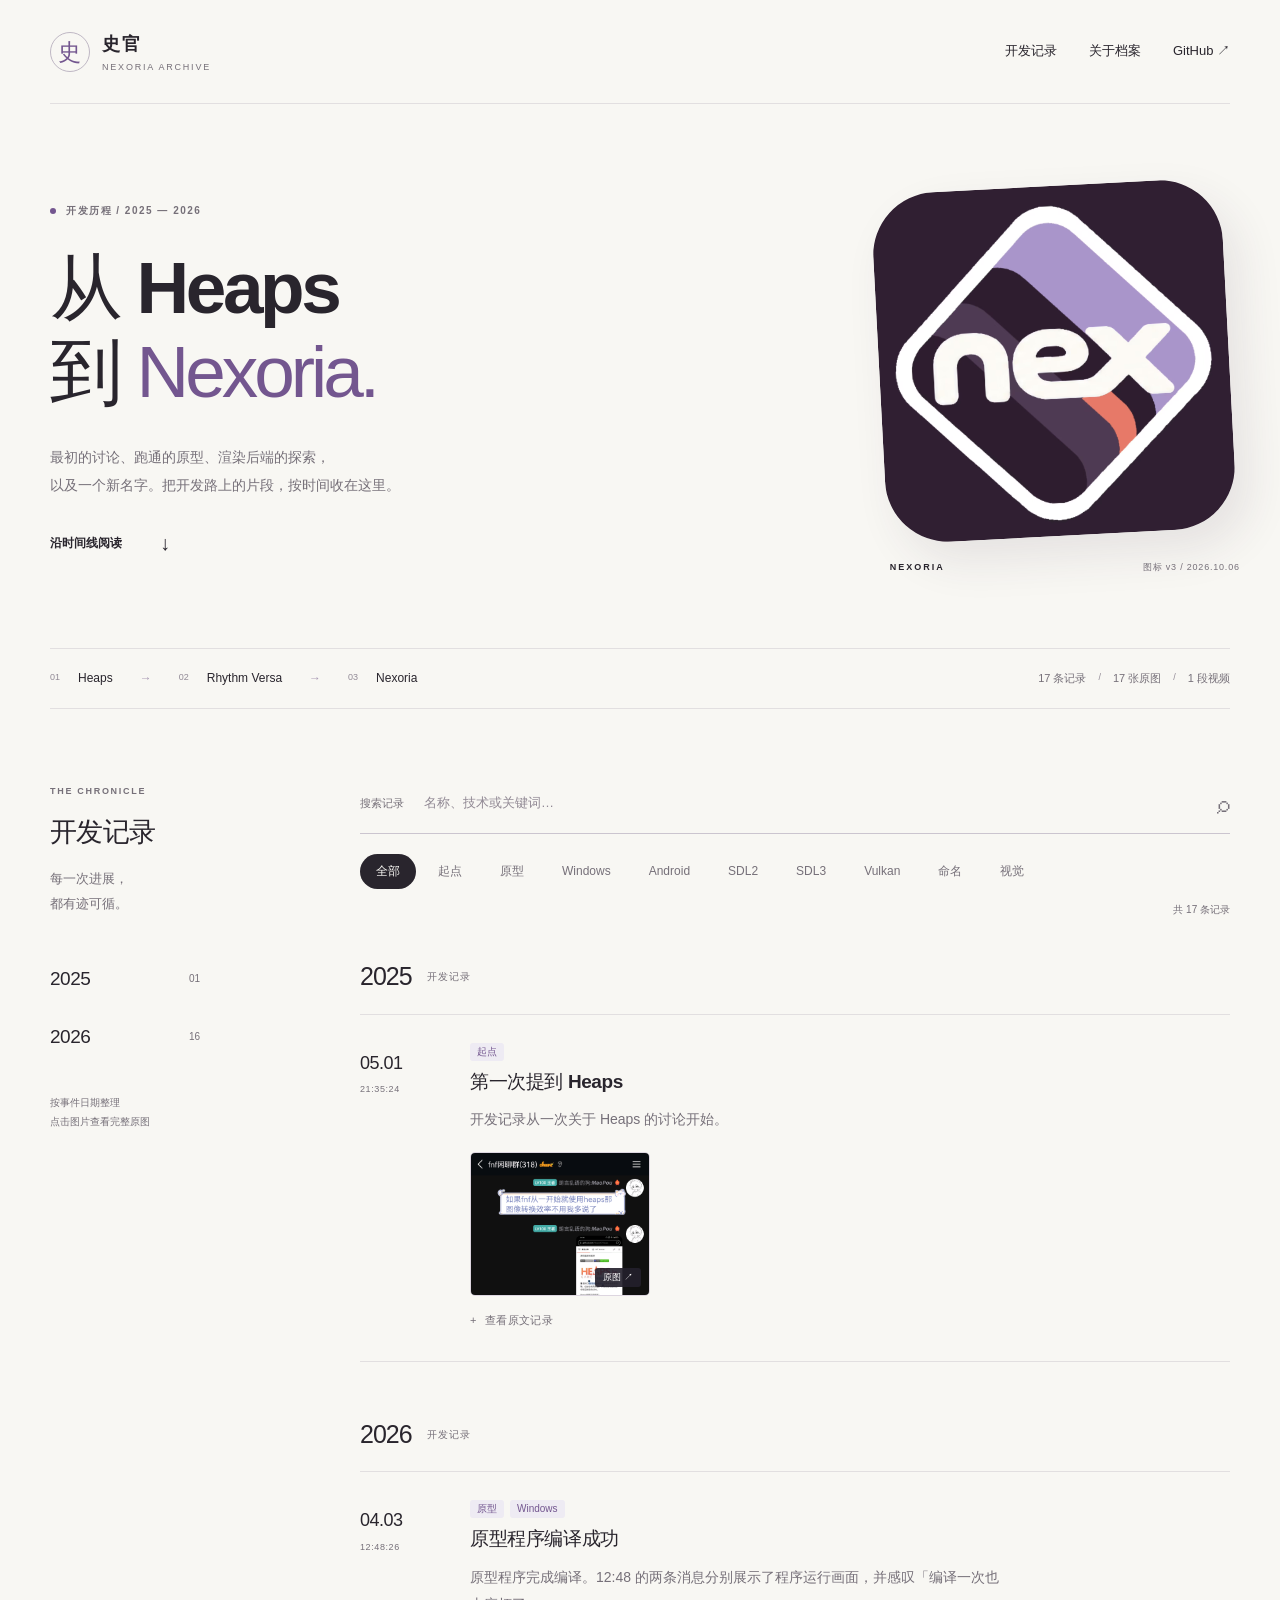
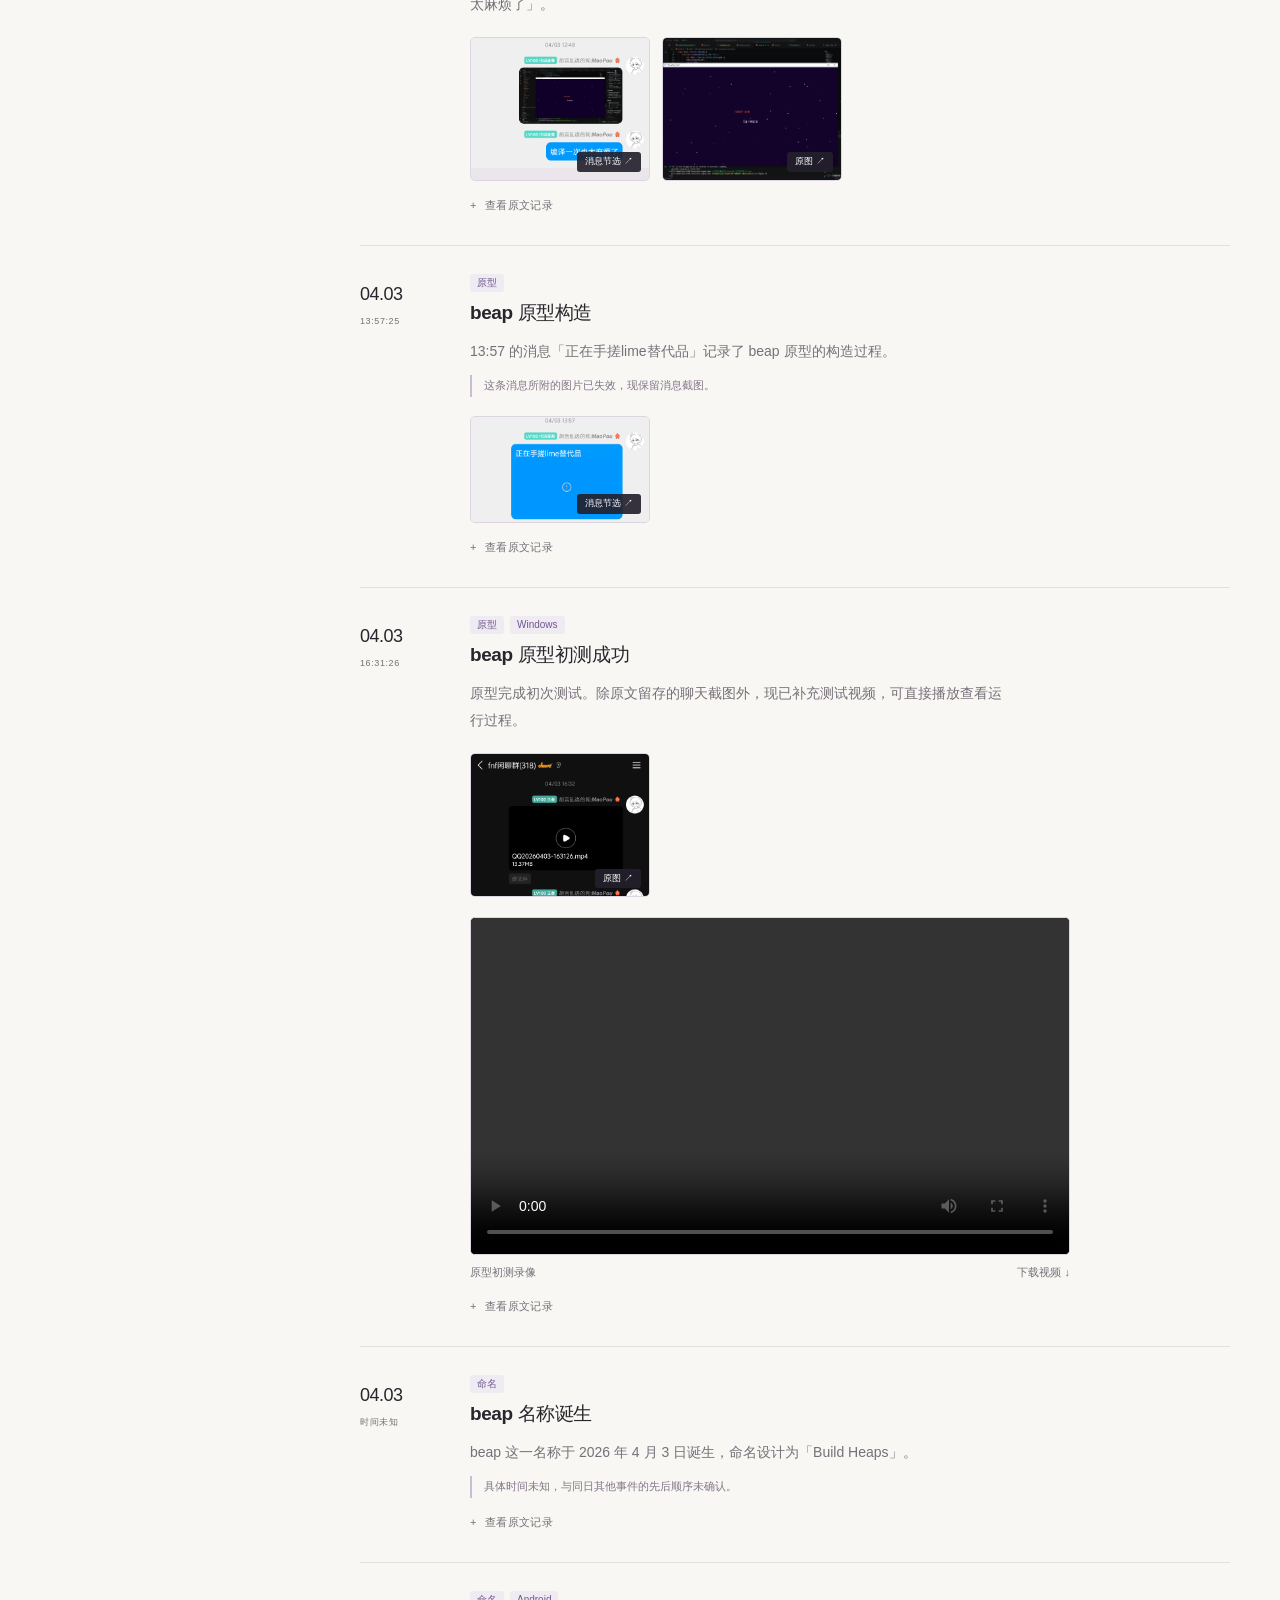
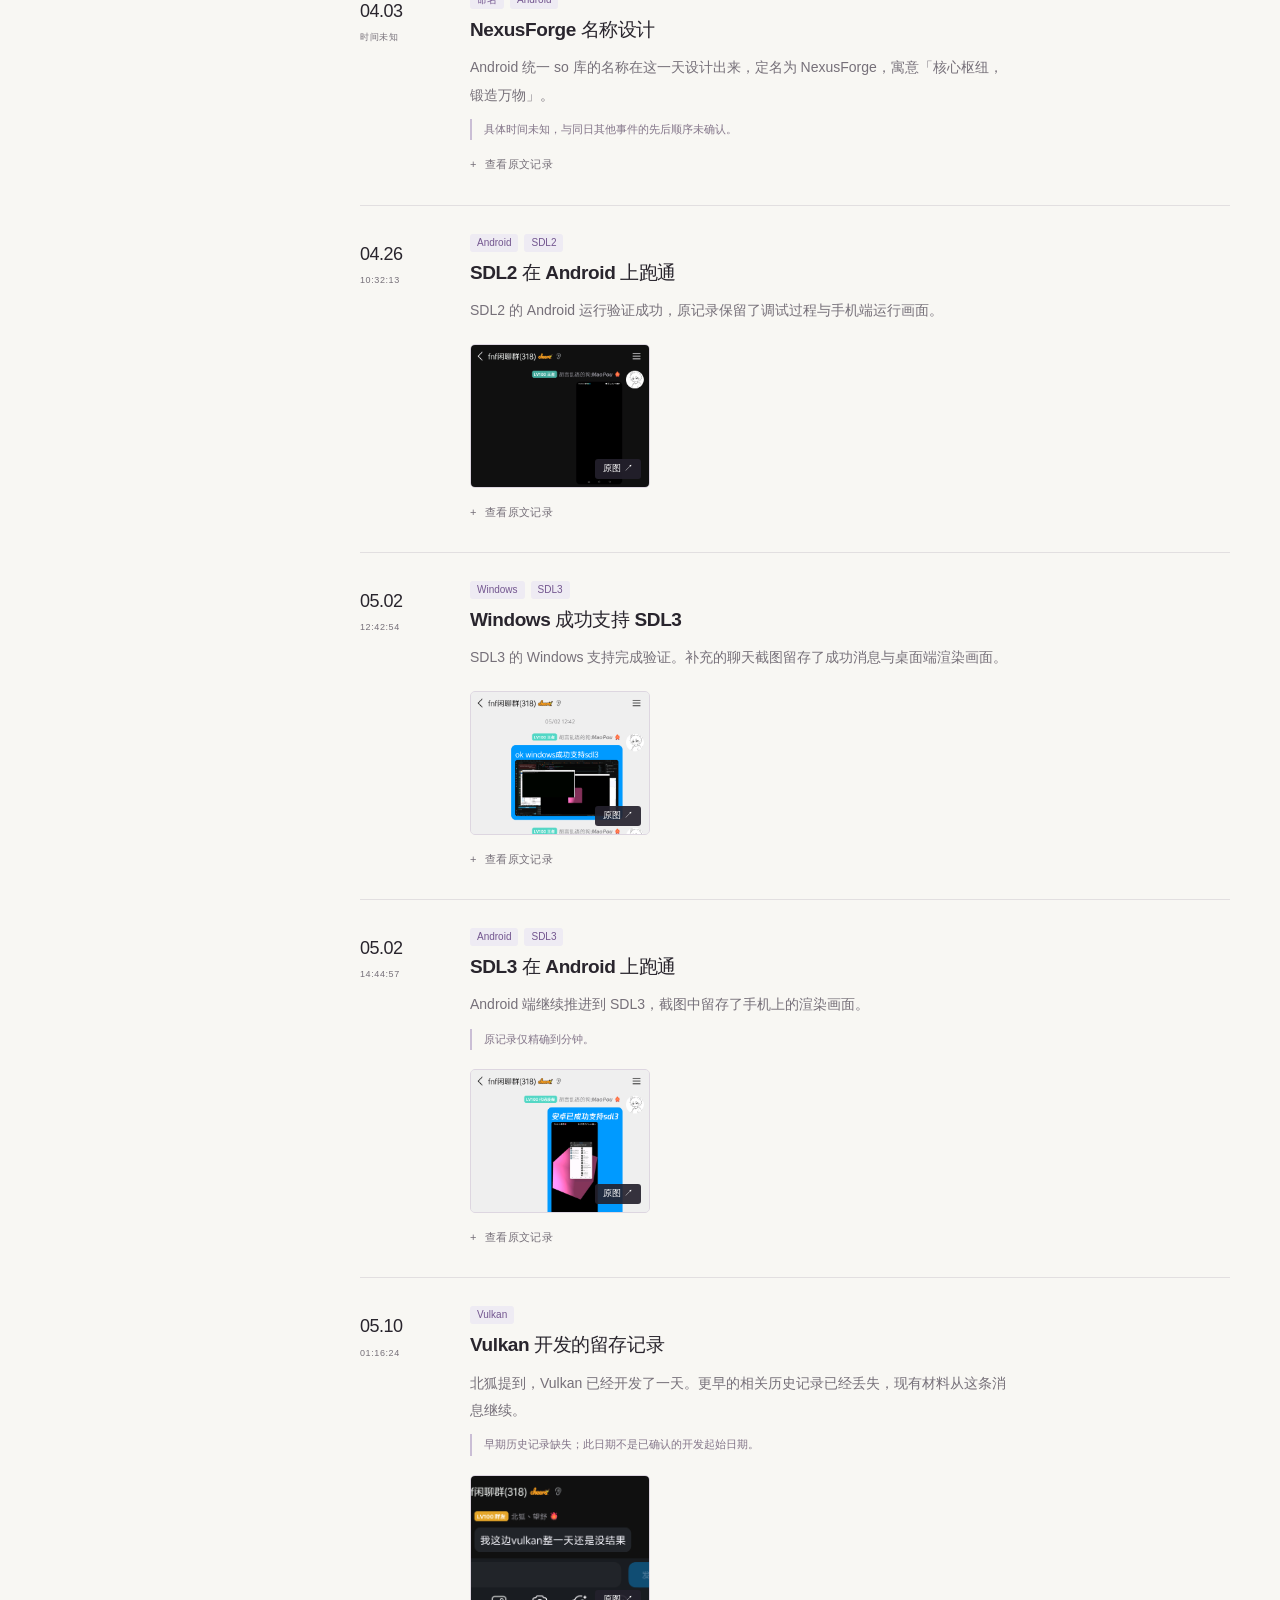
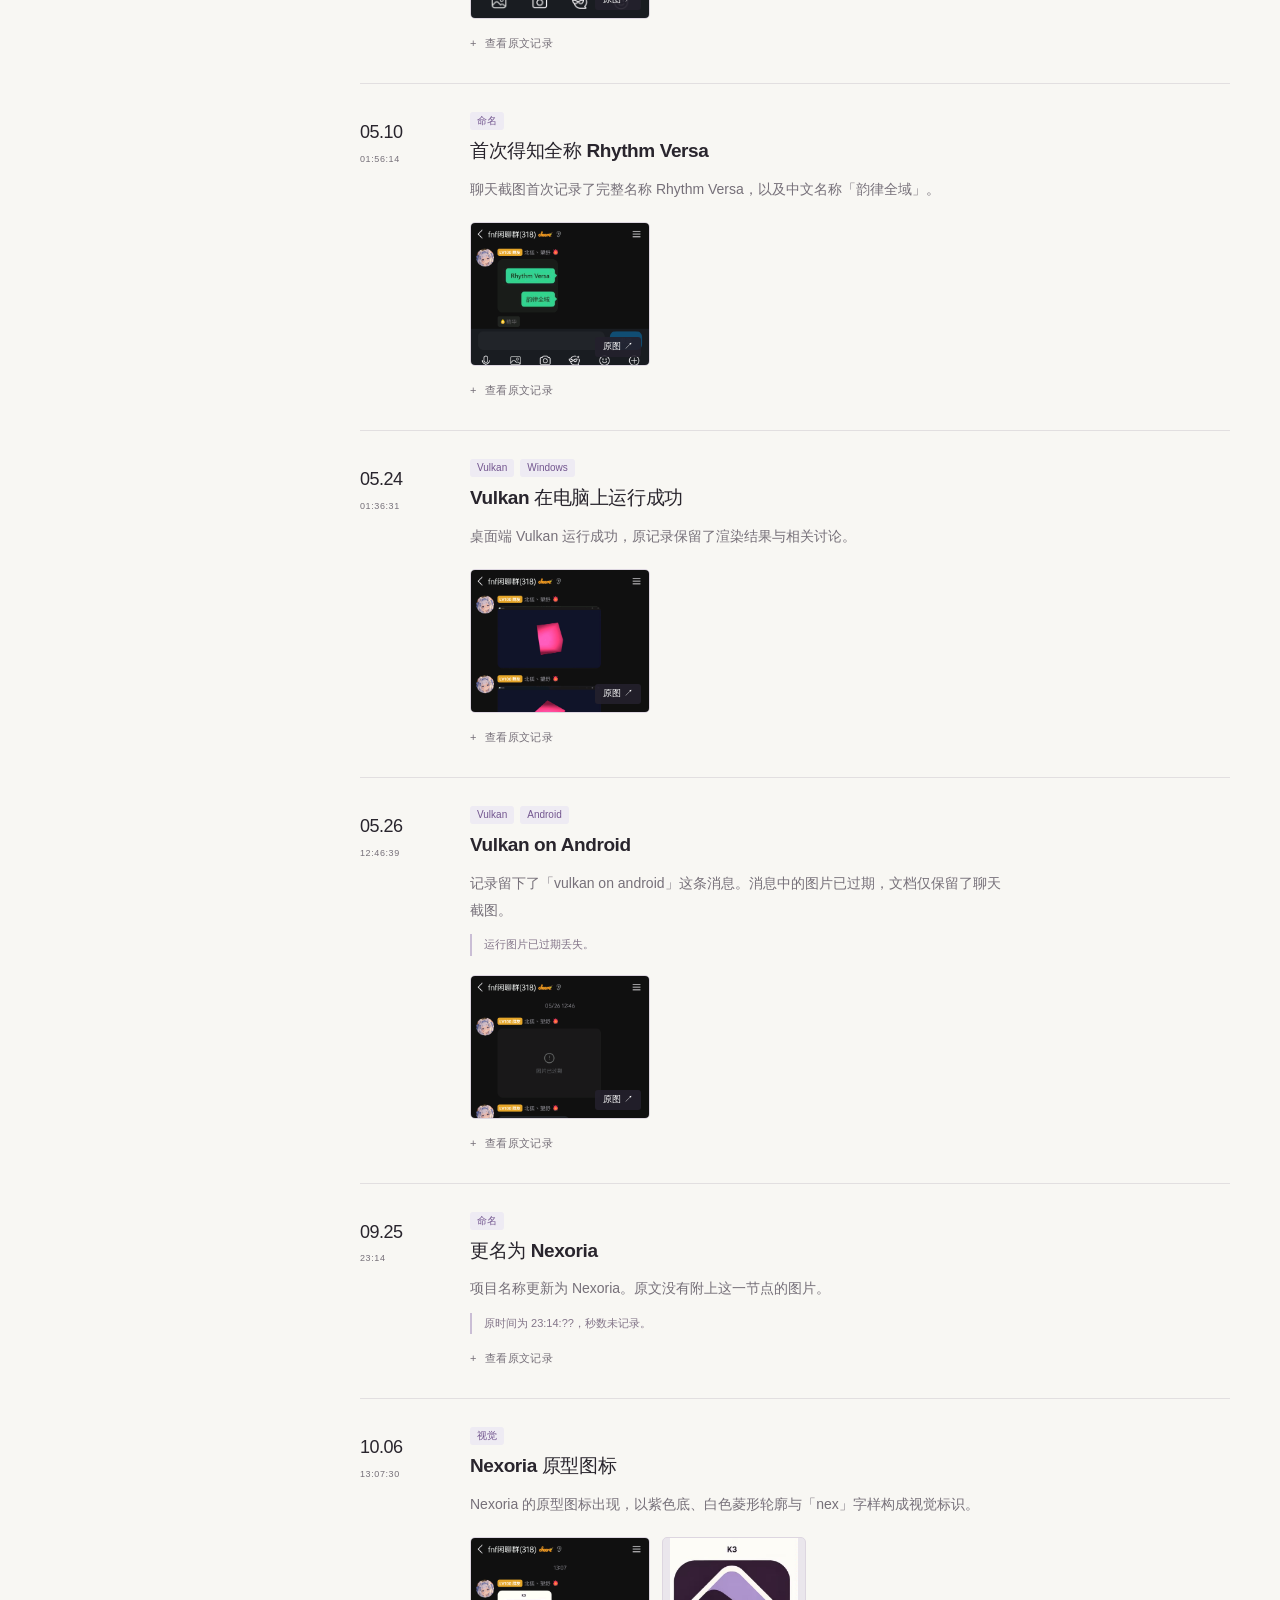
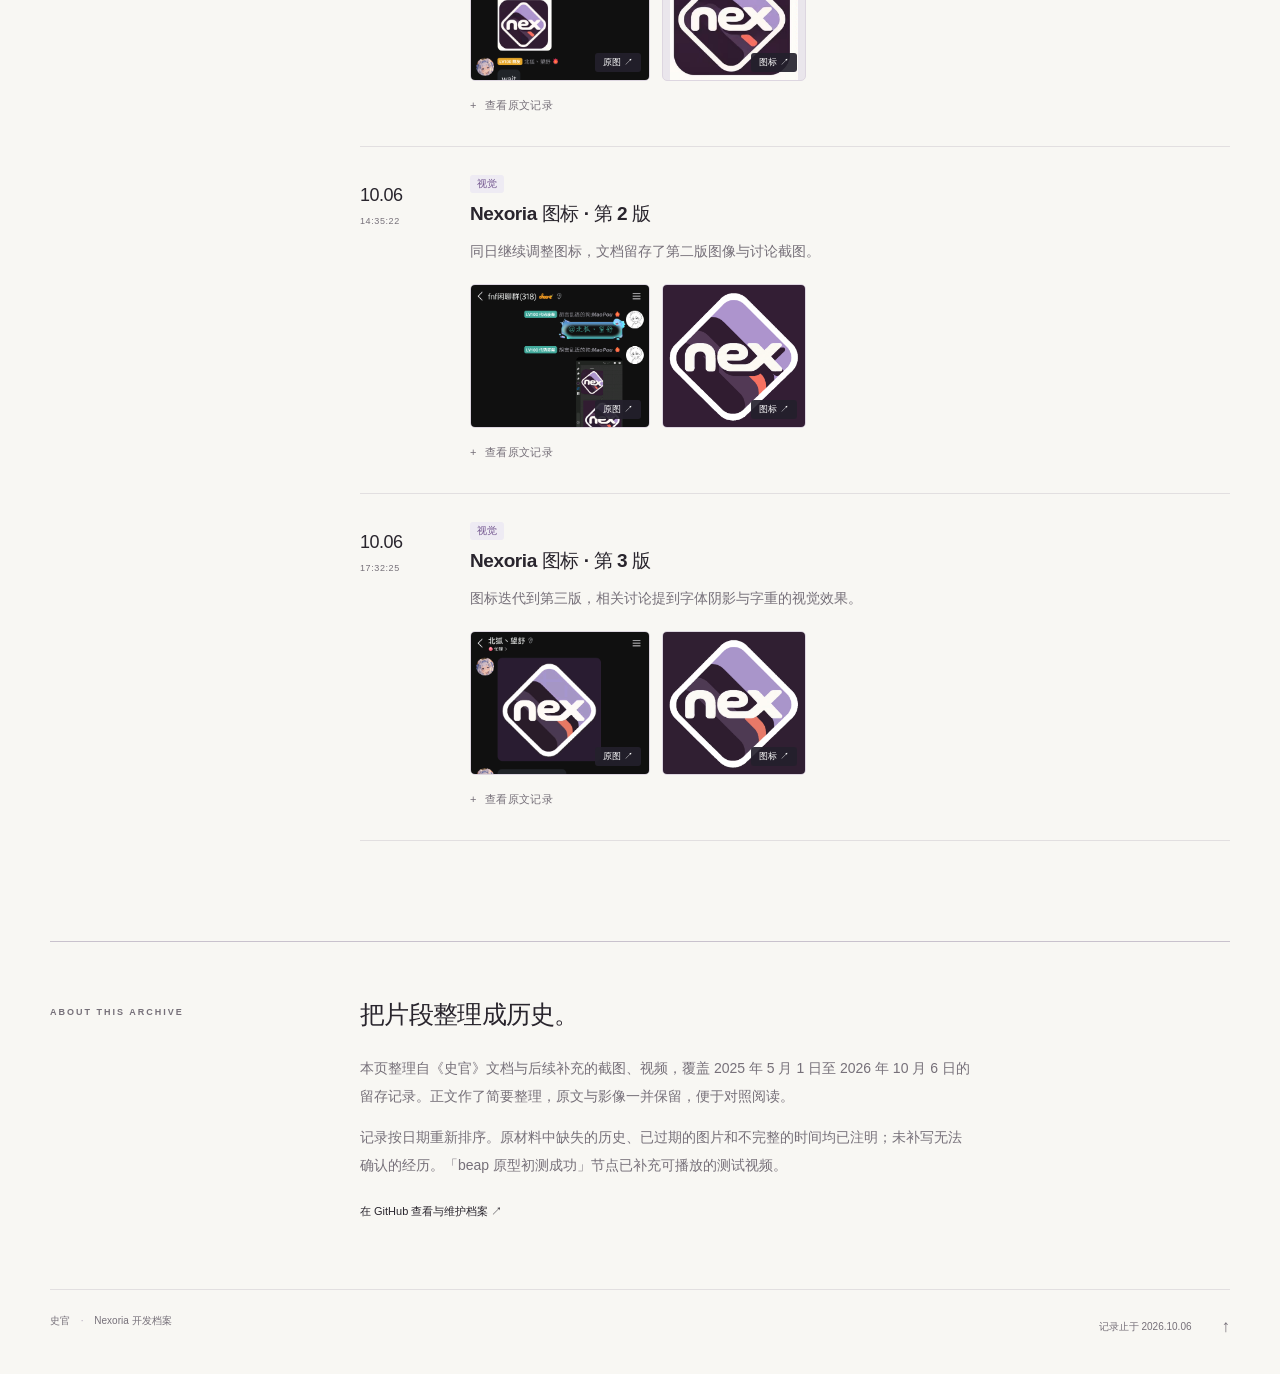
<file: index.html>
<!doctype html>
<html lang="zh-CN">
<head>
  <meta charset="utf-8">
  <meta name="viewport" content="width=device-width, initial-scale=1">
  <meta name="theme-color" content="#f8f7f3">
  <meta name="description" content="从 Heaps 的最初讨论到 Nexoria 的命名与图标迭代，整理自《史官》的开发时间线与原始影像。">
  <meta property="og:title" content="史官 — Nexoria 开发记录">
  <meta property="og:description" content="2025—2026 · 从 Heaps 到 Nexoria，开发历程的公开档案。">
  <meta property="og:type" content="website">
  <title>史官 — Nexoria 开发记录</title>
  <link rel="icon" type="image/jpeg" href="assets/image16.jpeg">
  <link rel="stylesheet" href="style.css?v=9">
  <script src="app.js?v=9" defer></script>
</head>
<body>
  <a draggable="false" class="skip-link" href="#archive">跳到开发记录</a>
  <header class="masthead wrap">
    <a draggable="false" class="brand" href="#top" aria-label="史官首页"><span class="brand-mark" aria-hidden="true">史</span><span>史官<small>NEXORIA ARCHIVE</small></span></a>
    <nav aria-label="主导航"><a draggable="false" href="#archive">开发记录</a><a draggable="false" href="#about">关于档案</a><a draggable="false" class="repo-link" href="https://github.com/heaps-lib-save/nexoria-history" target="_blank" rel="noopener noreferrer">GitHub ↗</a></nav>
  </header>
  <main id="top">
    <section class="hero wrap" aria-labelledby="hero-title">
      <div class="hero-copy"><p class="eyebrow"><span></span> 开发历程 / 2025 — 2026</p>
        <h1 id="hero-title">从 Heaps<br>到 <em>Nexoria.</em></h1>
        <p class="hero-description">最初的讨论、跑通的原型、渲染后端的探索，<br class="desktop-break">以及一个新名字。把开发路上的片段，按时间收在这里。</p>
        <a draggable="false" class="read-link" href="#archive">沿时间线阅读 <span aria-hidden="true">↓</span></a>
      </div>
      <figure class="hero-art"><img src="assets/image16.jpeg" width="1920" height="1920" alt="Nexoria 第三版图标：紫色底上的白色菱形与 nex 字样"><figcaption><span>NEXORIA</span><span>图标 v3 / 2026.10.06</span></figcaption></figure>
    </section>
    <div class="overview wrap"><p><span>01</span> Heaps <i>→</i> <span>02</span> Rhythm Versa <i>→</i> <span>03</span> Nexoria</p><p class="overview-count">17 条记录 <span>/</span> 17 张原图 <span>/</span> 1 段视频</p></div>
    <section class="archive wrap" id="archive" aria-labelledby="archive-title">
      <aside class="archive-rail"><div><p class="eyebrow">THE CHRONICLE</p><h2 id="archive-title">开发记录</h2><p class="rail-intro">每一次进展，<br>都有迹可循。</p><nav class="year-nav" aria-label="按年份阅读"><a draggable="false" href="#year-2025">2025 <span>01</span></a><a draggable="false" href="#year-2026">2026 <span>16</span></a></nav><p class="rail-note">按事件日期整理<br>点击图片查看完整原图</p></div></aside>
      <div class="archive-main">
        <div class="tools" hidden><div class="search-field"><label for="search">搜索记录</label><input id="search" type="search" placeholder="名称、技术或关键词…" autocomplete="off"><span aria-hidden="true">⌕</span></div><div class="filters" role="group" aria-label="按标签筛选"><button type="button" data-filter="全部" aria-pressed="true">全部</button><button type="button" data-filter="起点" aria-pressed="false">起点</button><button type="button" data-filter="原型" aria-pressed="false">原型</button><button type="button" data-filter="Windows" aria-pressed="false">Windows</button><button type="button" data-filter="Android" aria-pressed="false">Android</button><button type="button" data-filter="SDL2" aria-pressed="false">SDL2</button><button type="button" data-filter="SDL3" aria-pressed="false">SDL3</button><button type="button" data-filter="Vulkan" aria-pressed="false">Vulkan</button><button type="button" data-filter="命名" aria-pressed="false">命名</button><button type="button" data-filter="视觉" aria-pressed="false">视觉</button></div><p id="result-status" class="result-status" aria-live="polite">共 17 条记录</p></div>
        <div class="timeline"><h2 class="year-heading" id="year-2025"><span>2025</span><small>开发记录</small></h2>
<article class="event" id="first-heaps" data-tags="[&quot;起点&quot;]" data-year="2025">
      <div class="event-date"><time datetime="2025-05-01T21:35:24"><span>05.01</span><small>21:35:24</small></time></div>
      <div class="event-body"><div class="event-tags" role="list" aria-label="事件标签"><span class="event-tag" role="listitem">起点</span></div><h3><a draggable="false" href="#first-heaps">第一次提到 Heaps</a></h3><p>开发记录从一次关于 Heaps 的讨论开始。</p><div class="event-images"><a class="image-link " href="assets/image1.jpeg" data-caption="第一次提到 Heaps · 原始记录" aria-label="查看第一次提到 Heaps · 原始记录"><img src="assets/image1.jpeg" alt="第一次提到 Heaps · 原始记录" loading="lazy" width="180" height="144"><span>原图 ↗</span></a></div>
        <details class="source"><summary>查看原文记录</summary><p>第一次提到heaps</p></details>
      </div>
    </article>
<h2 class="year-heading" id="year-2026"><span>2026</span><small>开发记录</small></h2>
<article class="event" id="prototype-build" data-tags="[&quot;原型&quot;, &quot;Windows&quot;]" data-year="2026">
      <div class="event-date"><time datetime="2026-04-03T12:48:26"><span>04.03</span><small>12:48:26</small></time></div>
      <div class="event-body"><div class="event-tags" role="list" aria-label="事件标签"><span class="event-tag" role="listitem">原型</span><span class="event-tag" role="listitem">Windows</span></div><h3><a draggable="false" href="#prototype-build">原型程序编译成功</a></h3><p>原型程序完成编译。12:48 的两条消息分别展示了程序运行画面，并感叹「编译一次也太麻烦了」。</p><div class="event-images"><a class="image-link slice-link" href="assets/image2.jpeg" data-caption="原型程序编译成功 · 消息节选" aria-label="查看原型程序编译成功 · 消息节选" data-crop-ratio="1080/790" data-crop-offset="-17.721519%" style="--slice-ratio:1080/790;--slice-top:-17.721519%"><span class="image-slice"><img src="assets/image2.jpeg" alt="原型程序编译成功 · 消息节选" loading="lazy" width="180" height="144"></span><span>消息节选 ↗</span></a><a class="image-link " href="assets/image3.jpeg" data-caption="原型程序编译成功 · 原始记录" aria-label="查看原型程序编译成功 · 原始记录"><img src="assets/image3.jpeg" alt="原型程序编译成功 · 原始记录" loading="lazy" width="180" height="144"><span>原图 ↗</span></a></div>
        <details class="source"><summary>查看原文记录</summary><p>原型程序编译成功；截图消息：编译一次也太麻烦了</p></details>
      </div>
    </article>
<article class="event" id="beap-prototype" data-tags="[&quot;原型&quot;]" data-year="2026">
      <div class="event-date"><time datetime="2026-04-03T13:57:25"><span>04.03</span><small>13:57:25</small></time></div>
      <div class="event-body"><div class="event-tags" role="list" aria-label="事件标签"><span class="event-tag" role="listitem">原型</span></div><h3><a draggable="false" href="#beap-prototype">beap 原型构造</a></h3><p>13:57 的消息「正在手搓lime替代品」记录了 beap 原型的构造过程。</p><p class="record-note">这条消息所附的图片已失效，现保留消息截图。</p><div class="event-images"><a class="image-link slice-link" href="assets/image2.jpeg" data-caption="beap 原型构造 · 消息节选" aria-label="查看beap 原型构造 · 消息节选" data-crop-ratio="1080/645" data-crop-offset="-144.186047%" style="--slice-ratio:1080/645;--slice-top:-144.186047%"><span class="image-slice"><img src="assets/image2.jpeg" alt="beap 原型构造 · 消息节选" loading="lazy" width="180" height="144"></span><span>消息节选 ↗</span></a></div>
        <details class="source"><summary>查看原文记录</summary><p>beap原型构造；截图消息：正在手搓lime替代品</p></details>
      </div>
    </article>
<article class="event" id="prototype-test" data-tags="[&quot;原型&quot;, &quot;Windows&quot;]" data-year="2026">
      <div class="event-date"><time datetime="2026-04-03T16:31:26"><span>04.03</span><small>16:31:26</small></time></div>
      <div class="event-body"><div class="event-tags" role="list" aria-label="事件标签"><span class="event-tag" role="listitem">原型</span><span class="event-tag" role="listitem">Windows</span></div><h3><a draggable="false" href="#prototype-test">beap 原型初测成功</a></h3><p>原型完成初次测试。除原文留存的聊天截图外，现已补充测试视频，可直接播放查看运行过程。</p><div class="event-images"><a class="image-link " href="assets/image4.jpeg" data-caption="beap 原型初测成功 · 原始记录" aria-label="查看beap 原型初测成功 · 原始记录"><img src="assets/image4.jpeg" alt="beap 原型初测成功 · 原始记录" loading="lazy" width="180" height="144"><span>原图 ↗</span></a></div><figure class="event-video"><video controls playsinline preload="metadata" aria-label="beap 原型初测成功测试视频"><source src="assets/beap-prototype-test.mp4" type="video/mp4"><p>浏览器不支持视频播放，请<a draggable="false" href="assets/beap-prototype-test.mp4">打开原视频</a>。</p></video><figcaption><span>原型初测录像</span><a draggable="false" href="assets/beap-prototype-test.mp4" download>下载视频 ↓</a></figcaption></figure>
        <details class="source"><summary>查看原文记录</summary><p>beap原型初测成功</p></details>
      </div>
    </article>
<article class="event" id="beap-name" data-tags="[&quot;命名&quot;]" data-year="2026">
      <div class="event-date"><time datetime="2026-04-03"><span>04.03</span><small>时间未知</small></time></div>
      <div class="event-body"><div class="event-tags" role="list" aria-label="事件标签"><span class="event-tag" role="listitem">命名</span></div><h3><a draggable="false" href="#beap-name">beap 名称诞生</a></h3><p>beap 这一名称于 2026 年 4 月 3 日诞生，命名设计为「Build Heaps」。</p><p class="record-note">具体时间未知，与同日其他事件的先后顺序未确认。</p>
        <details class="source"><summary>查看原文记录</summary><p>beap名称诞生：2026年4月3日，具体时间点不知道；beap的设计是 Build Heaps。</p></details>
      </div>
    </article>
<article class="event" id="nexusforge-name" data-tags="[&quot;命名&quot;, &quot;Android&quot;]" data-year="2026">
      <div class="event-date"><time datetime="2026-04-03"><span>04.03</span><small>时间未知</small></time></div>
      <div class="event-body"><div class="event-tags" role="list" aria-label="事件标签"><span class="event-tag" role="listitem">命名</span><span class="event-tag" role="listitem">Android</span></div><h3><a draggable="false" href="#nexusforge-name">NexusForge 名称设计</a></h3><p>Android 统一 so 库的名称在这一天设计出来，定名为 NexusForge，寓意「核心枢纽，锻造万物」。</p><p class="record-note">具体时间未知，与同日其他事件的先后顺序未确认。</p>
        <details class="source"><summary>查看原文记录</summary><p>安卓统一so库的名称也是在当天设计出来的，叫NexusForge，寓意核心枢纽，锻造万物。</p></details>
      </div>
    </article>
<article class="event" id="sdl2-android" data-tags="[&quot;Android&quot;, &quot;SDL2&quot;]" data-year="2026">
      <div class="event-date"><time datetime="2026-04-26T10:32:13"><span>04.26</span><small>10:32:13</small></time></div>
      <div class="event-body"><div class="event-tags" role="list" aria-label="事件标签"><span class="event-tag" role="listitem">Android</span><span class="event-tag" role="listitem">SDL2</span></div><h3><a draggable="false" href="#sdl2-android">SDL2 在 Android 上跑通</a></h3><p>SDL2 的 Android 运行验证成功，原记录保留了调试过程与手机端运行画面。</p><div class="event-images"><a class="image-link " href="assets/image5.jpeg" data-caption="SDL2 在 Android 上跑通 · 原始记录" aria-label="查看SDL2 在 Android 上跑通 · 原始记录"><img src="assets/image5.jpeg" alt="SDL2 在 Android 上跑通 · 原始记录" loading="lazy" width="180" height="144"><span>原图 ↗</span></a></div>
        <details class="source"><summary>查看原文记录</summary><p>sdl2安卓跑通</p></details>
      </div>
    </article>
<article class="event" id="sdl3-windows" data-tags="[&quot;Windows&quot;, &quot;SDL3&quot;]" data-year="2026">
      <div class="event-date"><time datetime="2026-05-02T12:42:54"><span>05.02</span><small>12:42:54</small></time></div>
      <div class="event-body"><div class="event-tags" role="list" aria-label="事件标签"><span class="event-tag" role="listitem">Windows</span><span class="event-tag" role="listitem">SDL3</span></div><h3><a draggable="false" href="#sdl3-windows">Windows 成功支持 SDL3</a></h3><p>SDL3 的 Windows 支持完成验证。补充的聊天截图留存了成功消息与桌面端渲染画面。</p><div class="event-images"><a class="image-link " href="assets/windows-sdl3.png" data-caption="Windows 成功支持 SDL3 · 原始记录" aria-label="查看Windows 成功支持 SDL3 · 原始记录"><img src="assets/windows-sdl3.png" alt="Windows 成功支持 SDL3 · 原始记录" loading="lazy" width="180" height="144"><span>原图 ↗</span></a></div>
        <details class="source"><summary>查看原文记录</summary><p>ok windows成功支持sdl3</p></details>
      </div>
    </article>
<article class="event" id="sdl3-android" data-tags="[&quot;Android&quot;, &quot;SDL3&quot;]" data-year="2026">
      <div class="event-date"><time datetime="2026-05-02T14:44:57"><span>05.02</span><small>14:44:57</small></time></div>
      <div class="event-body"><div class="event-tags" role="list" aria-label="事件标签"><span class="event-tag" role="listitem">Android</span><span class="event-tag" role="listitem">SDL3</span></div><h3><a draggable="false" href="#sdl3-android">SDL3 在 Android 上跑通</a></h3><p>Android 端继续推进到 SDL3，截图中留存了手机上的渲染画面。</p><p class="record-note">原记录仅精确到分钟。</p><div class="event-images"><a class="image-link " href="assets/image6.jpeg" data-caption="SDL3 在 Android 上跑通 · 原始记录" aria-label="查看SDL3 在 Android 上跑通 · 原始记录"><img src="assets/image6.jpeg" alt="SDL3 在 Android 上跑通 · 原始记录" loading="lazy" width="180" height="144"><span>原图 ↗</span></a></div>
        <details class="source"><summary>查看原文记录</summary><p>sdl3安卓跑通</p></details>
      </div>
    </article>
<article class="event" id="vulkan-start" data-tags="[&quot;Vulkan&quot;]" data-year="2026">
      <div class="event-date"><time datetime="2026-05-10T01:16:24"><span>05.10</span><small>01:16:24</small></time></div>
      <div class="event-body"><div class="event-tags" role="list" aria-label="事件标签"><span class="event-tag" role="listitem">Vulkan</span></div><h3><a draggable="false" href="#vulkan-start">Vulkan 开发的留存记录</a></h3><p>北狐提到，Vulkan 已经开发了一天。更早的相关历史记录已经丢失，现有材料从这条消息继续。</p><p class="record-note">早期历史记录缺失；此日期不是已确认的开发起始日期。</p><div class="event-images"><a class="image-link " href="assets/image7.jpeg" data-caption="Vulkan 开发的留存记录 · 原始记录" aria-label="查看Vulkan 开发的留存记录 · 原始记录"><img src="assets/image7.jpeg" alt="Vulkan 开发的留存记录 · 原始记录" loading="lazy" width="180" height="144"><span>原图 ↗</span></a></div>
        <details class="source"><summary>查看原文记录</summary><p>北狐提到vulkan已经整了一天，过去历史丢失</p></details>
      </div>
    </article>
<article class="event" id="rhythm-versa" data-tags="[&quot;命名&quot;]" data-year="2026">
      <div class="event-date"><time datetime="2026-05-10T01:56:14"><span>05.10</span><small>01:56:14</small></time></div>
      <div class="event-body"><div class="event-tags" role="list" aria-label="事件标签"><span class="event-tag" role="listitem">命名</span></div><h3><a draggable="false" href="#rhythm-versa">首次得知全称 Rhythm Versa</a></h3><p>聊天截图首次记录了完整名称 Rhythm Versa，以及中文名称「韵律全域」。</p><div class="event-images"><a class="image-link " href="assets/image9.jpeg" data-caption="首次得知全称 Rhythm Versa · 原始记录" aria-label="查看首次得知全称 Rhythm Versa · 原始记录"><img src="assets/image9.jpeg" alt="首次得知全称 Rhythm Versa · 原始记录" loading="lazy" width="180" height="144"><span>原图 ↗</span></a></div>
        <details class="source"><summary>查看原文记录</summary><p>首次得知全称</p></details>
      </div>
    </article>
<article class="event" id="vulkan-desktop" data-tags="[&quot;Vulkan&quot;, &quot;Windows&quot;]" data-year="2026">
      <div class="event-date"><time datetime="2026-05-24T01:36:31"><span>05.24</span><small>01:36:31</small></time></div>
      <div class="event-body"><div class="event-tags" role="list" aria-label="事件标签"><span class="event-tag" role="listitem">Vulkan</span><span class="event-tag" role="listitem">Windows</span></div><h3><a draggable="false" href="#vulkan-desktop">Vulkan 在电脑上运行成功</a></h3><p>桌面端 Vulkan 运行成功，原记录保留了渲染结果与相关讨论。</p><div class="event-images"><a class="image-link " href="assets/image8.jpeg" data-caption="Vulkan 在电脑上运行成功 · 原始记录" aria-label="查看Vulkan 在电脑上运行成功 · 原始记录"><img src="assets/image8.jpeg" alt="Vulkan 在电脑上运行成功 · 原始记录" loading="lazy" width="180" height="144"><span>原图 ↗</span></a></div>
        <details class="source"><summary>查看原文记录</summary><p>vulkan电脑运行成功</p></details>
      </div>
    </article>
<article class="event" id="vulkan-android" data-tags="[&quot;Vulkan&quot;, &quot;Android&quot;]" data-year="2026">
      <div class="event-date"><time datetime="2026-05-26T12:46:39"><span>05.26</span><small>12:46:39</small></time></div>
      <div class="event-body"><div class="event-tags" role="list" aria-label="事件标签"><span class="event-tag" role="listitem">Vulkan</span><span class="event-tag" role="listitem">Android</span></div><h3><a draggable="false" href="#vulkan-android">Vulkan on Android</a></h3><p>记录留下了「vulkan on android」这条消息。消息中的图片已过期，文档仅保留了聊天截图。</p><p class="record-note">运行图片已过期丢失。</p><div class="event-images"><a class="image-link " href="assets/image10.jpeg" data-caption="Vulkan on Android · 原始记录" aria-label="查看Vulkan on Android · 原始记录"><img src="assets/image10.jpeg" alt="Vulkan on Android · 原始记录" loading="lazy" width="180" height="144"><span>原图 ↗</span></a></div>
        <details class="source"><summary>查看原文记录</summary><p>vulkan on android （图片过期丢失）</p></details>
      </div>
    </article>
<article class="event" id="nexoria-name" data-tags="[&quot;命名&quot;]" data-year="2026">
      <div class="event-date"><time datetime="2026-09-25T23:14"><span>09.25</span><small>23:14</small></time></div>
      <div class="event-body"><div class="event-tags" role="list" aria-label="事件标签"><span class="event-tag" role="listitem">命名</span></div><h3><a draggable="false" href="#nexoria-name">更名为 Nexoria</a></h3><p>项目名称更新为 Nexoria。原文没有附上这一节点的图片。</p><p class="record-note">原时间为 23:14:??，秒数未记录。</p>
        <details class="source"><summary>查看原文记录</summary><p>改名：Nexoria</p></details>
      </div>
    </article>
<article class="event" id="icon-first" data-tags="[&quot;视觉&quot;]" data-year="2026">
      <div class="event-date"><time datetime="2026-10-06T13:07:30"><span>10.06</span><small>13:07:30</small></time></div>
      <div class="event-body"><div class="event-tags" role="list" aria-label="事件标签"><span class="event-tag" role="listitem">视觉</span></div><h3><a draggable="false" href="#icon-first">Nexoria 原型图标</a></h3><p>Nexoria 的原型图标出现，以紫色底、白色菱形轮廓与「nex」字样构成视觉标识。</p><div class="event-images"><a class="image-link " href="assets/image11.jpeg" data-caption="Nexoria 原型图标 · 原始记录" aria-label="查看Nexoria 原型图标 · 原始记录"><img src="assets/image11.jpeg" alt="Nexoria 原型图标 · 原始记录" loading="lazy" width="180" height="144"><span>原图 ↗</span></a><a class="image-link icon-image" href="assets/image12.jpeg" data-caption="Nexoria 原型图标 · 图标" aria-label="查看Nexoria 原型图标 · 图标"><img src="assets/image12.jpeg" alt="Nexoria 原型图标 · 图标" loading="lazy" width="180" height="144"><span>图标 ↗</span></a></div>
        <details class="source"><summary>查看原文记录</summary><p>Nexoria原型图标</p></details>
      </div>
    </article>
<article class="event" id="icon-second" data-tags="[&quot;视觉&quot;]" data-year="2026">
      <div class="event-date"><time datetime="2026-10-06T14:35:22"><span>10.06</span><small>14:35:22</small></time></div>
      <div class="event-body"><div class="event-tags" role="list" aria-label="事件标签"><span class="event-tag" role="listitem">视觉</span></div><h3><a draggable="false" href="#icon-second">Nexoria 图标 · 第 2 版</a></h3><p>同日继续调整图标，文档留存了第二版图像与讨论截图。</p><div class="event-images"><a class="image-link " href="assets/image13.jpeg" data-caption="Nexoria 图标 · 第 2 版 · 原始记录" aria-label="查看Nexoria 图标 · 第 2 版 · 原始记录"><img src="assets/image13.jpeg" alt="Nexoria 图标 · 第 2 版 · 原始记录" loading="lazy" width="180" height="144"><span>原图 ↗</span></a><a class="image-link icon-image" href="assets/image14.jpeg" data-caption="Nexoria 图标 · 第 2 版 · 图标" aria-label="查看Nexoria 图标 · 第 2 版 · 图标"><img src="assets/image14.jpeg" alt="Nexoria 图标 · 第 2 版 · 图标" loading="lazy" width="180" height="144"><span>图标 ↗</span></a></div>
        <details class="source"><summary>查看原文记录</summary><p>Nexoria图标  2版</p></details>
      </div>
    </article>
<article class="event" id="icon-third" data-tags="[&quot;视觉&quot;]" data-year="2026">
      <div class="event-date"><time datetime="2026-10-06T17:32:25"><span>10.06</span><small>17:32:25</small></time></div>
      <div class="event-body"><div class="event-tags" role="list" aria-label="事件标签"><span class="event-tag" role="listitem">视觉</span></div><h3><a draggable="false" href="#icon-third">Nexoria 图标 · 第 3 版</a></h3><p>图标迭代到第三版，相关讨论提到字体阴影与字重的视觉效果。</p><div class="event-images"><a class="image-link " href="assets/image15.jpeg" data-caption="Nexoria 图标 · 第 3 版 · 原始记录" aria-label="查看Nexoria 图标 · 第 3 版 · 原始记录"><img src="assets/image15.jpeg" alt="Nexoria 图标 · 第 3 版 · 原始记录" loading="lazy" width="180" height="144"><span>原图 ↗</span></a><a class="image-link icon-image" href="assets/image16.jpeg" data-caption="Nexoria 图标 · 第 3 版 · 图标" aria-label="查看Nexoria 图标 · 第 3 版 · 图标"><img src="assets/image16.jpeg" alt="Nexoria 图标 · 第 3 版 · 图标" loading="lazy" width="180" height="144"><span>图标 ↗</span></a></div>
        <details class="source"><summary>查看原文记录</summary><p>Nexoria图标  3版</p></details>
      </div>
    </article></div>
        <div class="empty-state" hidden><p>没有找到相关记录</p><button type="button" id="reset-filters">清除搜索与筛选</button></div>
      </div>
    </section>
    <section class="about wrap" id="about" aria-labelledby="about-title"><p class="eyebrow">ABOUT THIS ARCHIVE</p><div><h2 id="about-title">把片段整理成历史。</h2><p>本页整理自《史官》文档与后续补充的截图、视频，覆盖 2025 年 5 月 1 日至 2026 年 10 月 6 日的留存记录。正文作了简要整理，原文与影像一并保留，便于对照阅读。</p><p>记录按日期重新排序。原材料中缺失的历史、已过期的图片和不完整的时间均已注明；未补写无法确认的经历。「beap 原型初测成功」节点已补充可播放的测试视频。</p><a draggable="false" href="https://github.com/heaps-lib-save/nexoria-history" target="_blank" rel="noopener noreferrer">在 GitHub 查看与维护档案 ↗</a></div></section>
  </main>
  <footer class="footer wrap"><span>史官 <span class="footer-dot">·</span> Nexoria 开发档案</span><span>记录止于 2026.10.06 <a draggable="false" href="#top" aria-label="回到顶部">↑</a></span></footer>
  <dialog id="image-viewer" aria-labelledby="viewer-caption"><div class="viewer-toolbar"><p id="viewer-caption"></p><button type="button" id="viewer-close" aria-label="关闭原图">关闭 <span aria-hidden="true">×</span></button></div><div class="viewer-image"><div id="image-frame"><img id="full-image" alt=""></div></div><p class="viewer-hint"><span id="viewer-hint-text">完整原图 · 按 Esc 关闭</span> <a draggable="false" id="viewer-original" target="_blank" rel="noopener noreferrer" hidden>查看完整原图 ↗</a></p></dialog>
</body>
</html>
</file>
<file: style.css>
@charset "UTF-8";
:root{--paper:#f8f7f3;--ink:#29252d;--muted:#767079;--line:#e2dfe0;--purple:#73568f;--pale:#eeebf3;--font:Inter,"Segoe UI","PingFang SC","Microsoft YaHei",sans-serif}
*{box-sizing:border-box}html{scroll-behavior:smooth;scroll-padding-top:32px}body{margin:0;background:var(--paper);color:var(--ink);font-family:var(--font);font-size:15px;line-height:1.75;-webkit-font-smoothing:antialiased}a{color:inherit;text-decoration:none}button,input{font:inherit}button,a,input,summary{-webkit-tap-highlight-color:transparent}button{cursor:pointer}a:focus-visible,button:focus-visible,summary:focus-visible,input:focus-visible{outline:3px solid var(--purple);outline-offset:5px}a:hover{color:var(--purple)}[hidden]{display:none!important}.wrap{width:min(1180px,calc(100% - 100px));margin-inline:auto}.skip-link{position:fixed;left:16px;top:-100px;background:var(--ink);color:white;padding:12px 20px;z-index:99}.skip-link:focus{top:16px}.masthead{height:104px;display:flex;align-items:center;justify-content:space-between;border-bottom:1px solid var(--line)}.brand{display:flex;gap:12px;align-items:center;font-size:18px;letter-spacing:2px;font-weight:650}.brand small{display:block;font-size:9px;letter-spacing:1.8px;font-weight:500;line-height:1.4;color:var(--muted)}.brand-mark{width:40px;height:40px;display:grid;place-items:center;border:1px solid #bfb7c4;border-radius:50%;font-family:"Songti SC",SimSun,serif;font-size:23px;font-weight:400;color:var(--purple)}.masthead nav{display:flex;gap:32px;font-size:13px}.repo-link{color:var(--muted)}.hero{display:grid;grid-template-columns:1.45fr 1fr;gap:80px;padding-block:82px 72px;align-items:center}.eyebrow{font-size:10px;letter-spacing:2px;font-weight:600;color:var(--muted);margin:0 0 26px}.hero .eyebrow{display:flex;align-items:center;gap:10px;letter-spacing:1.5px}.eyebrow>span{width:6px;height:6px;background:var(--purple);border-radius:50%}h1{font-size:clamp(48px,5.7vw,80px);letter-spacing:-3.4px;line-height:1.16;font-weight:550;margin:0 0 28px}h1 em{font-style:normal;color:var(--purple);font-weight:500;letter-spacing:-4px}.hero-description{font-size:14px;color:var(--muted);line-height:2;margin:0 0 30px}.read-link{font-size:12px;font-weight:600;display:inline-flex;gap:38px;align-items:center;border-bottom:1px solid #c3b9cc;padding-bottom:6px}.read-link span{font-size:20px;line-height:1}.hero-art{margin:0;width:100%;max-width:350px;justify-self:end;transform:rotate(-3deg)}.hero-art>img{display:block;width:100%;height:auto;border-radius:18%;box-shadow:14px 20px 45px #39264419}.hero-art figcaption{margin-top:24px;display:flex;justify-content:space-between;font-size:9px;letter-spacing:.8px;color:var(--muted);transform:rotate(3deg)}.hero-art figcaption span:first-child{font-weight:650;letter-spacing:2px;color:var(--ink)}.overview{display:flex;align-items:center;justify-content:space-between;gap:24px;border-top:1px solid var(--line);border-bottom:1px solid var(--line);padding-block:19px}.overview p{margin:0;font-size:12px;display:flex;align-items:center;gap:18px}.overview p>span{font-size:9px;color:#928a96}.overview p>i{font-style:normal;color:#a99ab4;margin-inline:9px}.overview .overview-count{color:var(--muted);font-size:11px;gap:12px;white-space:nowrap}.archive{display:grid;grid-template-columns:230px minmax(0,1fr);gap:80px;padding-block:75px 100px}.archive-rail>div{position:sticky;top:40px}.archive-rail .eyebrow{font-size:9px;letter-spacing:1.7px;margin-bottom:12px}h2{font-size:27px;letter-spacing:-.7px;font-weight:550;line-height:1.5;margin:0}.rail-intro{font-size:13px;color:var(--muted);line-height:1.9;margin-block:15px 34px}.year-nav{width:150px;display:grid}.year-nav a{display:flex;justify-content:space-between;align-items:center;padding-block:12px;border-bottom:1px solid var(--line);font-size:19px;font-weight:500;letter-spacing:-.5px}.year-nav a span{color:var(--muted);font-size:10px;font-weight:400;letter-spacing:0}.rail-note{font-size:10px;color:var(--muted);line-height:1.9;margin-top:28px}.tools{margin-bottom:16px}.search-field{position:relative;display:flex;align-items:center;gap:20px;border-bottom:1px solid #cbc5cf;padding-bottom:10px}.search-field label{font-size:11px;color:var(--muted);white-space:nowrap}.search-field input{border:0;background:none;width:100%;min-width:0;color:var(--ink);font-size:12px;padding:8px 0;outline-offset:0}.search-field input::placeholder{color:#918994}.search-field>span{font-size:25px;color:var(--muted);line-height:1;pointer-events:none}.filters{display:flex;flex-wrap:wrap;gap:6px;margin-top:20px}.filters button{border:1px solid transparent;border-radius:40px;padding:6px 15px;background:transparent;font-size:11px;color:var(--muted);transition:background .15s,color .15s}.filters button:hover{background:var(--pale);color:var(--ink)}.filters button[aria-pressed="true"]{background:var(--ink);color:var(--paper)}.result-status{font-size:10px;color:var(--muted);text-align:right;margin:12px 0 0}.year-heading{display:flex;align-items:center;gap:15px;padding-block:24px 18px;border-bottom:1px solid var(--line);margin-bottom:0;scroll-margin-top:24px}.year-heading span{font-size:25px;font-weight:500;letter-spacing:-1px}.year-heading small{font-size:10px;font-weight:400;color:var(--muted);letter-spacing:1px}.year-heading:not(:first-child){margin-top:30px}.event{display:grid;grid-template-columns:86px minmax(0,1fr);gap:24px;border-bottom:1px solid var(--line);padding-block:28px 30px;scroll-margin-top:28px}.event-date{padding-top:5px}.event-date time{display:block;white-space:nowrap}.event-date span{display:block;font-size:18px;font-weight:500;letter-spacing:-.5px;font-variant-numeric:tabular-nums}.event-date small{display:block;font-size:9px;color:var(--muted);letter-spacing:.6px;font-variant-numeric:tabular-nums;margin-top:3px}.event-tag{display:inline-block;font-size:9px;color:var(--purple);line-height:1.6;letter-spacing:.4px}.event h3{font-size:19px;font-weight:550;letter-spacing:-.4px;margin:5px 0 10px;line-height:1.5}.event h3 a:hover{color:var(--purple)}.event-body>p{color:var(--muted);font-size:12px;line-height:1.95;margin:0;max-width:540px}.event-body .record-note{font-size:10px;color:#837589;margin-top:10px;padding-left:12px;border-left:2px solid #cabed5}.event-images{display:flex;flex-wrap:wrap;gap:12px;margin-top:19px}.image-link{position:relative;width:180px;height:144px;overflow:hidden;border-radius:5px;background:#eae6ec;display:block;border:1px solid #ddd6e0}.image-link img{display:block;width:100%;height:100%;object-fit:cover;object-position:top;transition:transform .25s}.image-link:hover img{transform:scale(1.035)}.image-link>span:not(.image-slice){position:absolute;bottom:8px;right:8px;background:#24202ce8;color:#fff;font-size:9px;padding:2px 8px;border-radius:3px}.icon-image{width:144px}.icon-image img{object-fit:contain;object-position:center}.source{margin-top:15px;font-size:10px;color:var(--muted)}.source summary{cursor:pointer;list-style:none;width:fit-content;letter-spacing:.3px}.source summary::-webkit-details-marker{display:none}.source summary::before{content:'+';margin-right:7px;display:inline-block;width:8px}.source[open] summary::before{content:'−'}.source summary:hover{color:var(--purple)}.source p{margin:10px 0 0;color:var(--ink);font-size:11px;line-height:1.9}.empty-state{text-align:center;padding-block:70px;color:var(--muted)}.empty-state button{background:none;border:0;border-bottom:1px solid #bfb2c9;font-size:12px;color:var(--purple);padding:4px}.about{border-top:1px solid #c9c2cd;display:grid;grid-template-columns:230px minmax(0,1fr);gap:80px;padding-block:54px 65px}.about>.eyebrow{margin-top:9px;font-size:9px}.about h2{font-size:25px;margin-bottom:21px}.about p:not(.eyebrow){font-size:12px;color:var(--muted);line-height:2;margin:0 0 13px;max-width:610px}.about a{display:inline-block;font-size:11px;margin-top:10px;border-bottom:1px solid #c7bbcf;padding-bottom:3px;color:var(--purple)}.footer{border-top:1px solid var(--line);padding-block:22px 32px;display:flex;justify-content:space-between;font-size:10px;color:var(--muted)}.footer-dot{margin-inline:8px;color:#b1a5bb}.footer>span:last-child{display:flex;align-items:center;gap:30px}.footer a{font-size:17px;color:var(--ink)}dialog{color:#efedf1;border:1px solid #48414f;border-radius:10px;background:#211d27;padding:0;width:min(1000px,calc(100% - 32px));max-height:calc(100dvh - 32px);box-shadow:0 16px 70px #0006}dialog::backdrop{background:#16121dd9;backdrop-filter:blur(6px)}.viewer-toolbar{display:flex;align-items:center;justify-content:space-between;gap:20px;padding:14px 20px;border-bottom:1px solid #403949}.viewer-toolbar p{margin:0;font-size:12px}.viewer-toolbar button{display:flex;gap:14px;align-items:center;color:#eee;background:transparent;border:0;font-size:11px;padding:6px}.viewer-toolbar button span{font-size:24px;line-height:1}.viewer-image{overflow:auto;max-height:calc(100dvh - 163px);padding:20px}.viewer-image img{display:block;margin:auto;width:auto;max-width:100%;height:auto}.viewer-hint{text-align:center;font-size:10px;color:#b6aebf;margin:0;padding:10px 16px 14px}body.viewer-open{overflow:hidden}
@media(min-width:1500px){.hero{padding-block:100px 90px}}
@media(max-width:1050px){.wrap{width:calc(100% - 64px)}.hero{gap:45px}.hero-art{max-width:285px}.archive,.about{grid-template-columns:170px minmax(0,1fr);gap:45px}.overview p{gap:10px}.overview p>i{margin-inline:2px}.event{grid-template-columns:74px minmax(0,1fr);gap:20px}}
@media(max-width:720px){.wrap{width:calc(100% - 40px)}.masthead{height:82px}.brand{font-size:16px;gap:9px}.brand-mark{width:33px;height:33px;font-size:19px}.brand small{font-size:7px}.masthead nav{gap:17px;font-size:11px}.masthead nav>a:nth-child(2){display:none}.hero{grid-template-columns:minmax(0,1fr) 125px;gap:16px;padding-block:46px 38px;align-items:start}.hero .eyebrow{font-size:8px;letter-spacing:1px;margin-bottom:18px;gap:6px}h1{font-size:clamp(35px,7.8vw,54px);letter-spacing:-1.8px;margin-bottom:19px}h1 em{letter-spacing:-2px}.hero-description{font-size:11px;line-height:1.9;width:calc(100% + 141px);padding-top:12px;margin-bottom:23px;max-width:380px}.desktop-break{display:none}.hero-art{width:113px;max-width:100%;margin-top:52px}.hero-art figcaption{font-size:7px;margin-top:12px;justify-content:center}.hero-art figcaption span:last-child{display:none}.read-link{font-size:11px;gap:26px}.overview{padding-block:17px;display:block}.overview p{font-size:11px;gap:10px;flex-wrap:wrap}.overview p>span{font-size:8px}.overview .overview-count{margin-top:10px;font-size:10px}.archive{display:block;padding-block:36px 54px}.archive-rail>div{position:static;display:flex;align-items:center;justify-content:space-between;flex-wrap:wrap;gap:12px;margin-bottom:24px}.archive-rail .eyebrow,.rail-intro,.rail-note{display:none}.archive-rail h2{font-size:23px}.year-nav{display:flex;width:auto;gap:18px}.year-nav a{font-size:13px;gap:9px;border:0;padding:0}.year-nav a span{font-size:8px}.filters{gap:2px;margin-top:16px}.filters button{padding:5px 12px;font-size:10px}.result-status{margin-top:10px}.year-heading{padding-top:17px}.year-heading span{font-size:23px}.event{grid-template-columns:56px minmax(0,1fr);gap:15px;padding-block:23px}.event-date span{font-size:15px}.event-date small{font-size:8px;letter-spacing:0}.event h3{font-size:17px;margin-bottom:8px}.event-body>p{font-size:11px}.event-body .record-note{font-size:9px}.event-images{gap:9px;margin-top:15px}.image-link{width:min(140px,100%);height:125px}.event-images:has(.image-link:nth-child(2)) .image-link{width:calc(50% - 5px);max-width:140px}.icon-image{width:125px}.event-tag{font-size:8px}.source{font-size:9px}.about{display:block;padding-block:35px 38px}.about>.eyebrow{margin-bottom:15px;font-size:8px}.about h2{font-size:23px;margin-bottom:16px}.about p:not(.eyebrow){font-size:11px}.about a{font-size:10px}.footer{font-size:9px;gap:15px;padding-block:18px 25px;align-items:start}.footer>span:last-child{gap:14px}.viewer-toolbar{padding:12px}.viewer-toolbar p{font-size:11px}.viewer-image{padding:8px}}
@media(max-width:720px){.hero{position:relative;grid-template-columns:minmax(0,1fr)}.hero-copy{width:100%}.hero .eyebrow{margin-bottom:34px;max-width:calc(100% - 74px)}.hero-art{position:absolute;right:4px;top:44px;width:64px;margin:0}.hero-art figcaption{display:none}.hero-description{width:100%;padding-top:0;max-width:430px}h1{font-size:clamp(35px,8.8vw,58px)}}
.event-body>p{font-size:14px}.event-body .record-note{font-size:11px}.source{font-size:11px}.about p:not(.eyebrow){font-size:14px}.search-field input{font-size:13px}.filters button{font-size:12px}
@media(max-width:720px){.event-body>p{font-size:13px}.event-body .record-note{font-size:11px}.event-date small{font-size:9px}.source{font-size:10px}.about p:not(.eyebrow){font-size:13px}.hero-description{font-size:12px}.filters button{font-size:11px;padding-inline:11px}}
@media(prefers-reduced-motion:reduce){html{scroll-behavior:auto}*,*::before,*::after{transition:none!important}}

.event-video{margin:20px 0 0;max-width:600px}.event-video video{display:block;width:100%;height:auto;aspect-ratio:16/9;object-fit:contain;border-radius:5px;background:#17131c;border:1px solid #ddd6e0}.event-video figcaption{display:flex;justify-content:space-between;gap:16px;flex-wrap:wrap;margin-top:8px;font-size:11px;color:var(--muted)}.event-video figcaption a{color:var(--purple)}.overview .overview-count{flex-wrap:wrap}


a:not(.image-link):not(.skip-link){color:inherit;text-decoration:none;cursor:text;user-select:text;-webkit-user-select:text}a:not(.image-link):not(.skip-link):hover{color:var(--purple)}.read-link,.about a,.year-nav a{border-bottom:0}


.image-link.slice-link{height:auto;aspect-ratio:var(--slice-ratio)}.image-slice{display:block;position:relative;width:100%;height:auto;aspect-ratio:var(--slice-ratio);overflow:hidden}.slice-link .image-slice img{position:absolute;left:0;top:var(--slice-top);width:100%;height:auto;max-width:none;object-fit:initial}.slice-link:hover img{transform:none}.cropped-frame{position:relative;width:100%;aspect-ratio:var(--slice-ratio);overflow:hidden}.cropped-frame #full-image{position:absolute;left:0;top:var(--slice-top);width:100%;height:auto;max-width:none;margin:0}.viewer-hint #viewer-original{margin-left:16px;color:#d6c5e7}


.event-tags{display:flex;flex-wrap:wrap;gap:6px;margin-bottom:7px}.event-tag{font-size:10px;padding:1px 7px;background:var(--pale);border-radius:3px;letter-spacing:0}
</file>
